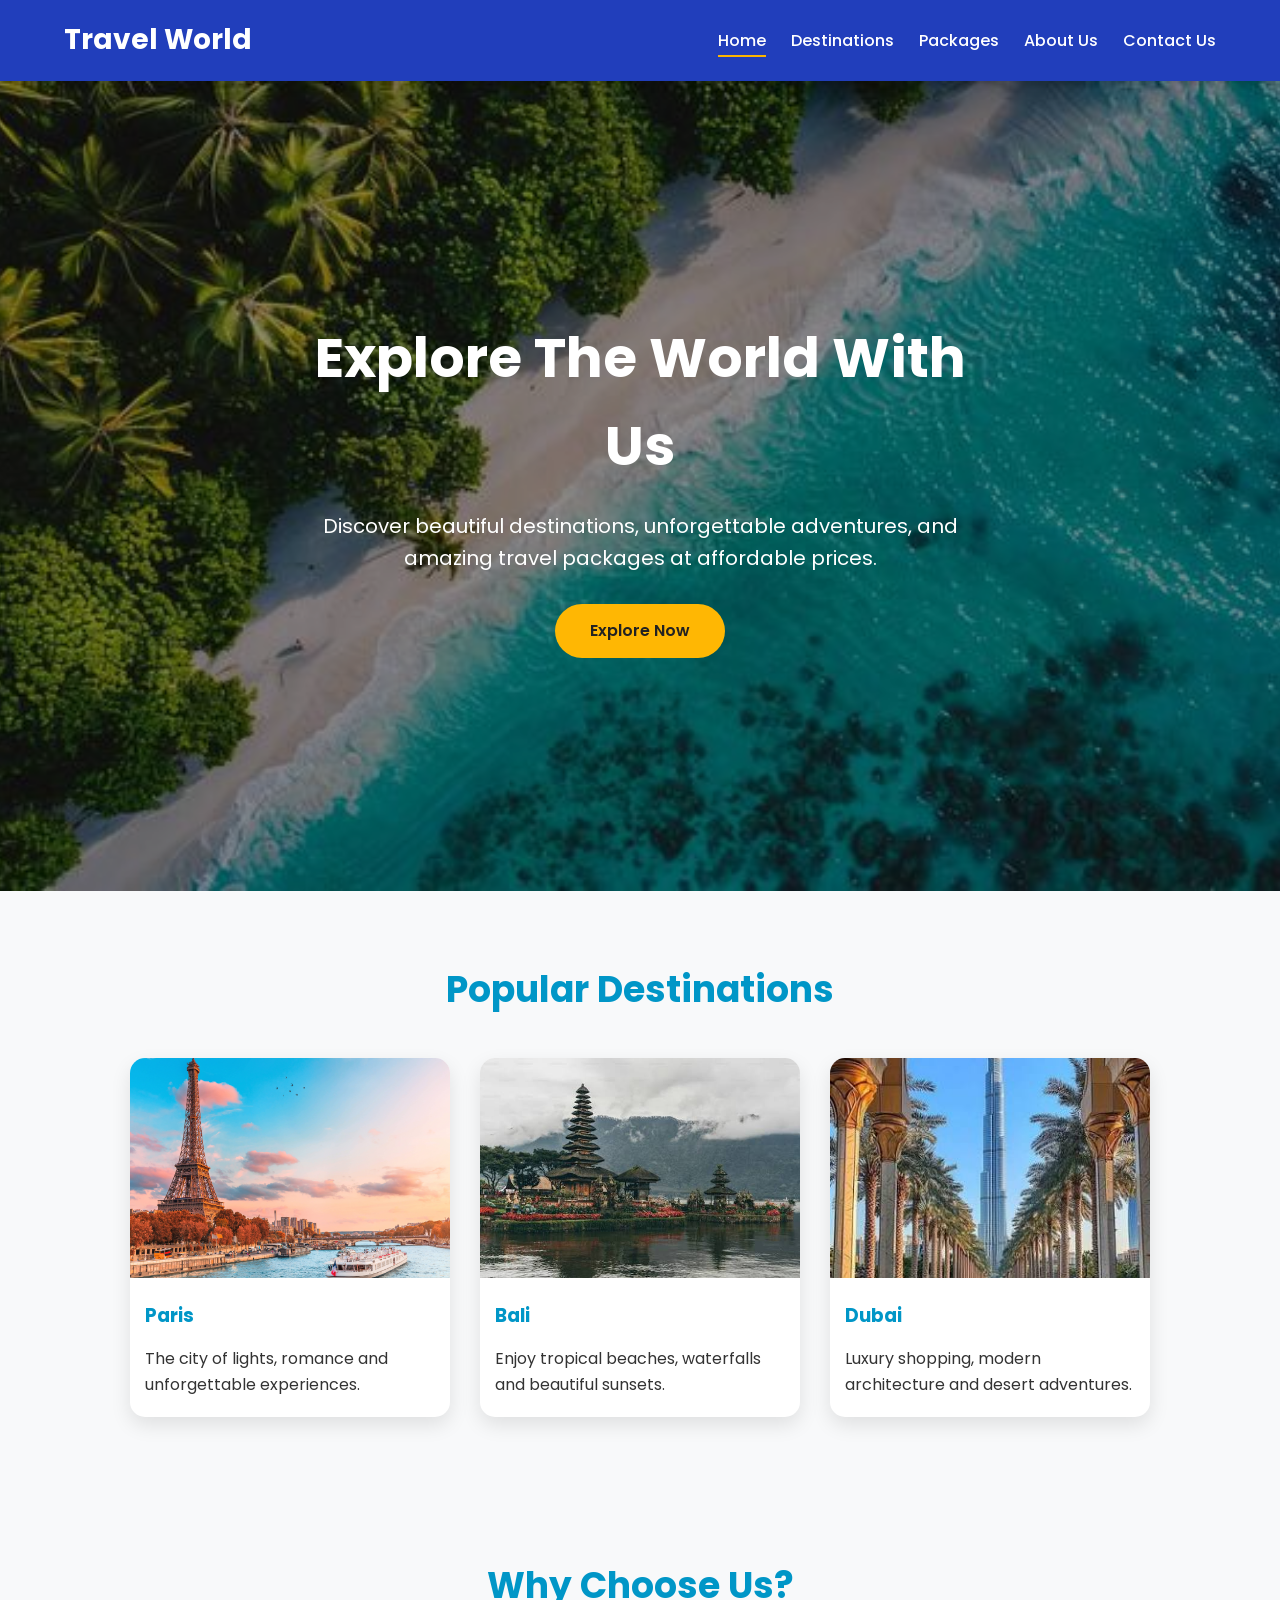
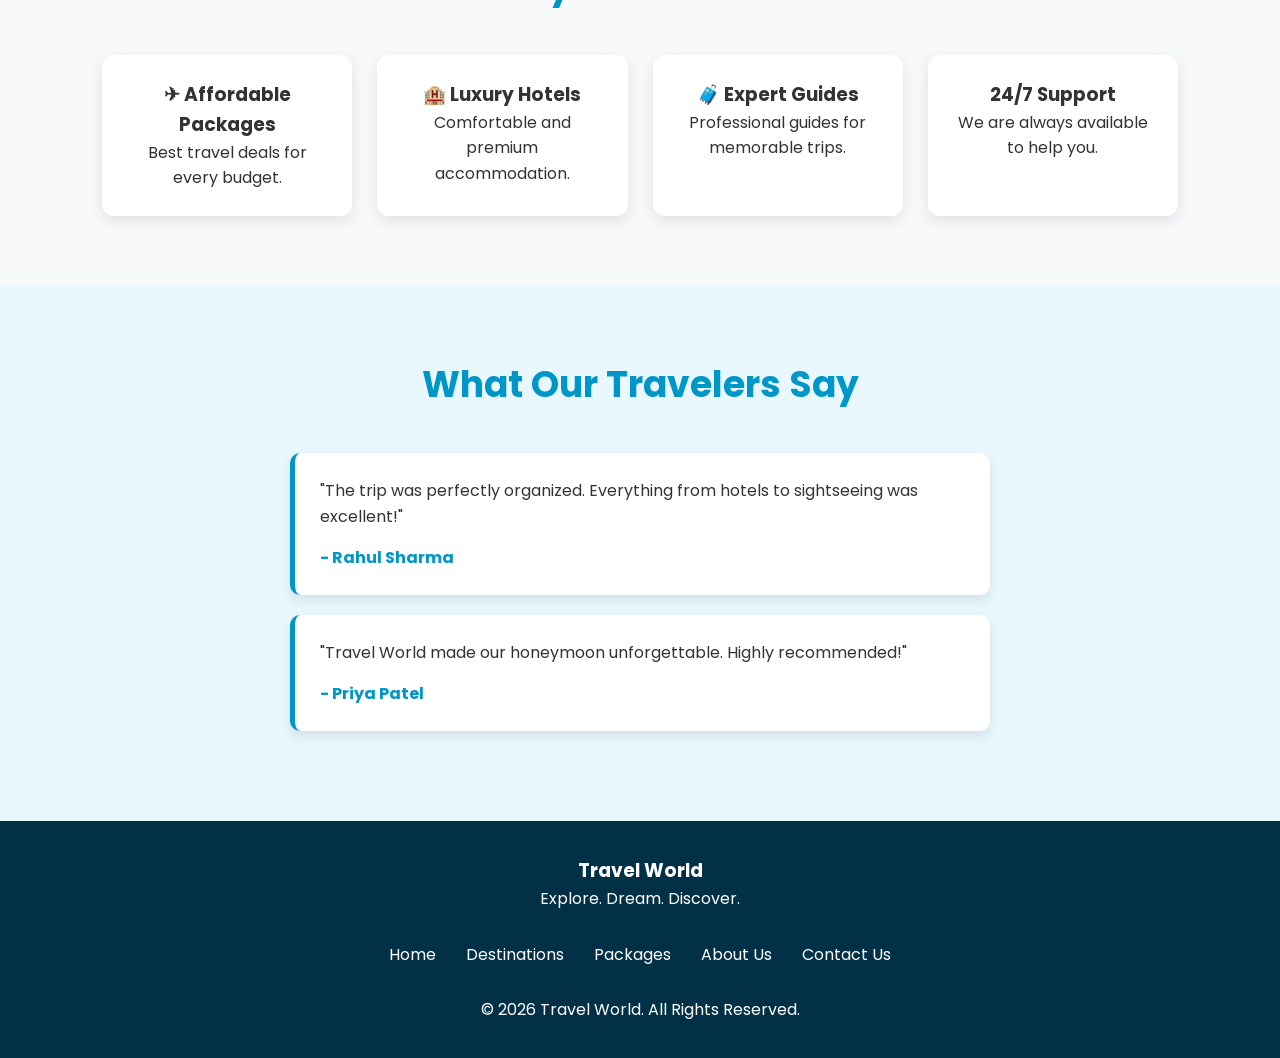
<file: index.html>
<!DOCTYPE html>
<html lang="en">
<head>
    <meta charset="UTF-8">
    <meta name="viewport" content="width=device-width, initial-scale=1.0">
    <title>Tours and Travel</title>
    <link rel="preconnect" href="https://fonts.googleapis.com">
    <link rel="preconnect" href="https://fonts.gstatic.com" crossorigin>
    <link href="https://fonts.googleapis.com/css2?family=Poppins:wght@300;400;500;600;700&display=swap" rel="stylesheet">
    <link rel="stylesheet" href="Style.css">
</head>
<body>
    <header>
        <nav class="navbar">
            <div class="logo">
                 Travel World
            </div>
            <ul class="nav-links">
                <li><a target="_blank" href="index.html" class="active">Home</a></li>
                <li><a target="_blank" href="Destination.html">Destinations</a></li>
                <li><a target="_blank" href="Packages.html">Packages</a></li>
                <li><a target="_blank" href="About.html">About Us</a></li>
                <li><a target="_blank" href="contact.html">Contact Us</a></li>
            </ul>
        </nav>
    </header>
    <section class="hero">
        <div class="hero-content">
            <h1>Explore The World With Us</h1>
            <p>
                Discover beautiful destinations, unforgettable adventures,
                and amazing travel packages at affordable prices.
            </p>
            <a href="Destination.html" class="btn">
                Explore Now
            </a>
        </div>
    </section>
    <section class="destinations">

        <h2>Popular Destinations</h2>

        <div class="card-container">

            <div class="card">
                <img src="Paris.jpg" alt="Paris">
                <h3>Paris</h3>
                <p>The city of lights, romance and unforgettable experiences.</p>
            </div>

            <div class="card">
                <img src="bali.jpg" alt="Bali">
                <h3>Bali</h3>
                <p>Enjoy tropical beaches, waterfalls and beautiful sunsets.</p>
            </div>

            <div class="card">
                <img src="dubai.jpg" alt="Dubai">
                <h3>Dubai</h3>
                <p>Luxury shopping, modern architecture and desert adventures.</p>
            </div>

        </div>

    </section>

    <section class="why-us">
        <h2>Why Choose Us?</h2>
        <div class="features">
            <div class="feature">
                <h3>✈ Affordable Packages</h3>
                <p>Best travel deals for every budget.</p>
            </div>
            <div class="feature">
                <h3>🏨 Luxury Hotels</h3>
                <p>Comfortable and premium accommodation.</p>
            </div>
            <div class="feature">
                <h3>🧳 Expert Guides</h3>
                <p>Professional guides for memorable trips.</p>
            </div>
            <div class="feature">
                <h3>24/7 Support</h3>
                <p>We are always available to help you.</p>
            </div>
        </div>
    </section>    
    <section class="testimonials">
        <h2>What Our Travelers Say</h2>
        <div class="testimonial-box">
            <p>
                "The trip was perfectly organized. Everything from hotels to
                sightseeing was excellent!"
            </p>
            <h4>- Rahul Sharma</h4>
        </div>
        <div class="testimonial-box">
            <p>
                "Travel World made our honeymoon unforgettable.
                Highly recommended!"
            </p>
            <h4>- Priya Patel</h4>
        </div>
    </section>
    <footer>
        <div class="footer-content">
            <h3>Travel World</h3>
            <p>Explore. Dream. Discover.</p>
            <ul class="footer-links">
                <li><a target="_blank" href="index.html">Home</a></li>
                <li><a target="_blank" href="Destination.html">Destinations</a></li>
                <li><a target="_blank" href="Packages.html">Packages</a></li>
                <li><a target="_blank" href="About.html">About Us</a></li>
                <li><a target="_blank" href="contact.html">Contact Us</a></li>
            </ul>
            <p>&copy; 2026 Travel World. All Rights Reserved.</p>
        </div>
    </footer>
</body>
</html>
</file>
<file: Style.css>
*{
    margin:0;
    padding:0;
    box-sizing:border-box;
    font-family:'Poppins',sans-serif;
    scroll-behavior:smooth;
}
body{
    background:#f8f9fa;
    color:#333;
    line-height:1.6;
}
header{
    background:#213ebb;
    position:sticky;
    top:0;
    z-index:1000;
    box-shadow:0 2px 10px rgba(0,0,0,.2);
}
.navbar{
    width:90%;
    margin:auto;
    display:flex;
    justify-content:space-between;
    align-items:center;
    padding:18px 0;
}
.logo{
    color:white;
    font-size:28px;
    font-weight:700;
}
.nav-links{
    display:flex;
    list-style:none;
}
.nav-links li{
    margin-left:25px;
}
.nav-links a{
    text-decoration:none;
    color:white;
    font-weight:500;
    transition:.3s;
    position:relative;
}
.nav-links a::after{
    content:"";
    position:absolute;
    left:0;
    bottom:-5px;
    width:0%;
    height:2px;
    background:#fdb500;
    transition:.3s;
}
.nav-links a:hover::after,
.nav-links .active::after{
    width:100%;
}
.nav-links a:hover{
    color:#ffb703;
}
.hero{
    height:90vh;
    background:url("hero.jpg") center/cover no-repeat;
    display:flex;
    justify-content:center;
    align-items:center;
    text-align:center;
    color:white;
    position:relative;
}
.hero::before{
    content:"";
    position:absolute;
    width:100%;
    height:100%;
    background:rgba(0,0,0,.45);
}
.hero-content{
    position:relative;
    max-width:700px;
    padding:20px;
    animation:fadeUp 1.2s ease;
}
.hero h1{
    font-size:55px;
    margin-bottom:20px;
}
.hero p{
    font-size:20px;
    margin-bottom:30px;
}
.btn{
    display:inline-block;
    padding:14px 35px;
    background:#ffb703;
    color:#222;
    text-decoration:none;
    border-radius:40px;
    font-weight:600;
    transition:.3s;
}
.btn:hover{
    background:white;
    transform:scale(1.05);
}
section{
    padding:70px 8%;
}
section h2{
    text-align:center;
    font-size:36px;
    color:#0096c7;
    margin-bottom:40px;
}
.card-container{
    display:flex;
    justify-content:center;
    gap:30px;
    flex-wrap:wrap;
}
.card{
    width:320px;
    background:white;
    border-radius:15px;
    overflow:hidden;
    box-shadow:0 8px 20px rgba(0,0,0,.1);
    transition:.4s;
}
.card img{
    width:100%;
    height:220px;
    object-fit:cover;
}
.card h3{
    padding:15px;
    color:#0096c7;
}
.card p{
    padding:0 15px 20px;
}
.card:hover{
    transform:translateY(-10px);
    box-shadow:0 12px 30px rgba(0,0,0,.25);
}
.features{
    display:grid;
    grid-template-columns:repeat(4,1fr);
    gap:25px;
}
.feature{
    background:white;
    padding:25px;
    text-align:center;
    border-radius:12px;
    box-shadow:0 5px 15px rgba(0,0,0,.1);
    transition:.4s;
}
.feature:hover{
    background:#0096c7;
    color:white;
    transform:translateY(-8px);
}
.testimonials{
    background:#e9f8ff;
}
.testimonial-box{
    background:white;
    margin:20px auto;
    max-width:700px;
    padding:25px;
    border-left:5px solid #0096c7;
    border-radius:10px;
    box-shadow:0 5px 12px rgba(0,0,0,.1);
}
.testimonial-box h4{
    margin-top:15px;
    color:#0096c7;
}
footer{
    background:#023047;
    color:white;
    text-align:center;
    padding:35px 20px;
}
.footer-links{
    display:flex;
    justify-content:center;
    flex-wrap:wrap;
    list-style:none;
    margin:20px 0;
}
.footer-links li{
    margin:10px 15px;
}
.footer-links a{
    color:white;
    text-decoration:none;
    transition:.3s;
}
.footer-links a:hover{
    color:#ffb703;
}
@keyframes fadeUp{
    from{
        opacity:0;
        transform:translateY(40px);
    }
    to{
        opacity:1;
        transform:translateY(0);
    }
}
@media(max-width:992px){
    .features{
        grid-template-columns:repeat(2,1fr);
    }
}
@media(max-width:768px){
    .navbar{
        flex-direction:column;
    }
    .nav-links{
        flex-direction:column;
        align-items:center;
        margin-top:15px;
    }
    .nav-links li{
        margin:10px 0;
    }
    .hero h1{
        font-size:38px;
    }
    .hero p{
        font-size:17px;
    }
    .features{
        grid-template-columns:1fr;
    }
}
@media(max-width:480px){

    .hero h1{
        font-size:30px;
    }
    .hero p{
        font-size:15px;
    }
    .btn{
        padding:12px 25px;
    }
}
</file>
